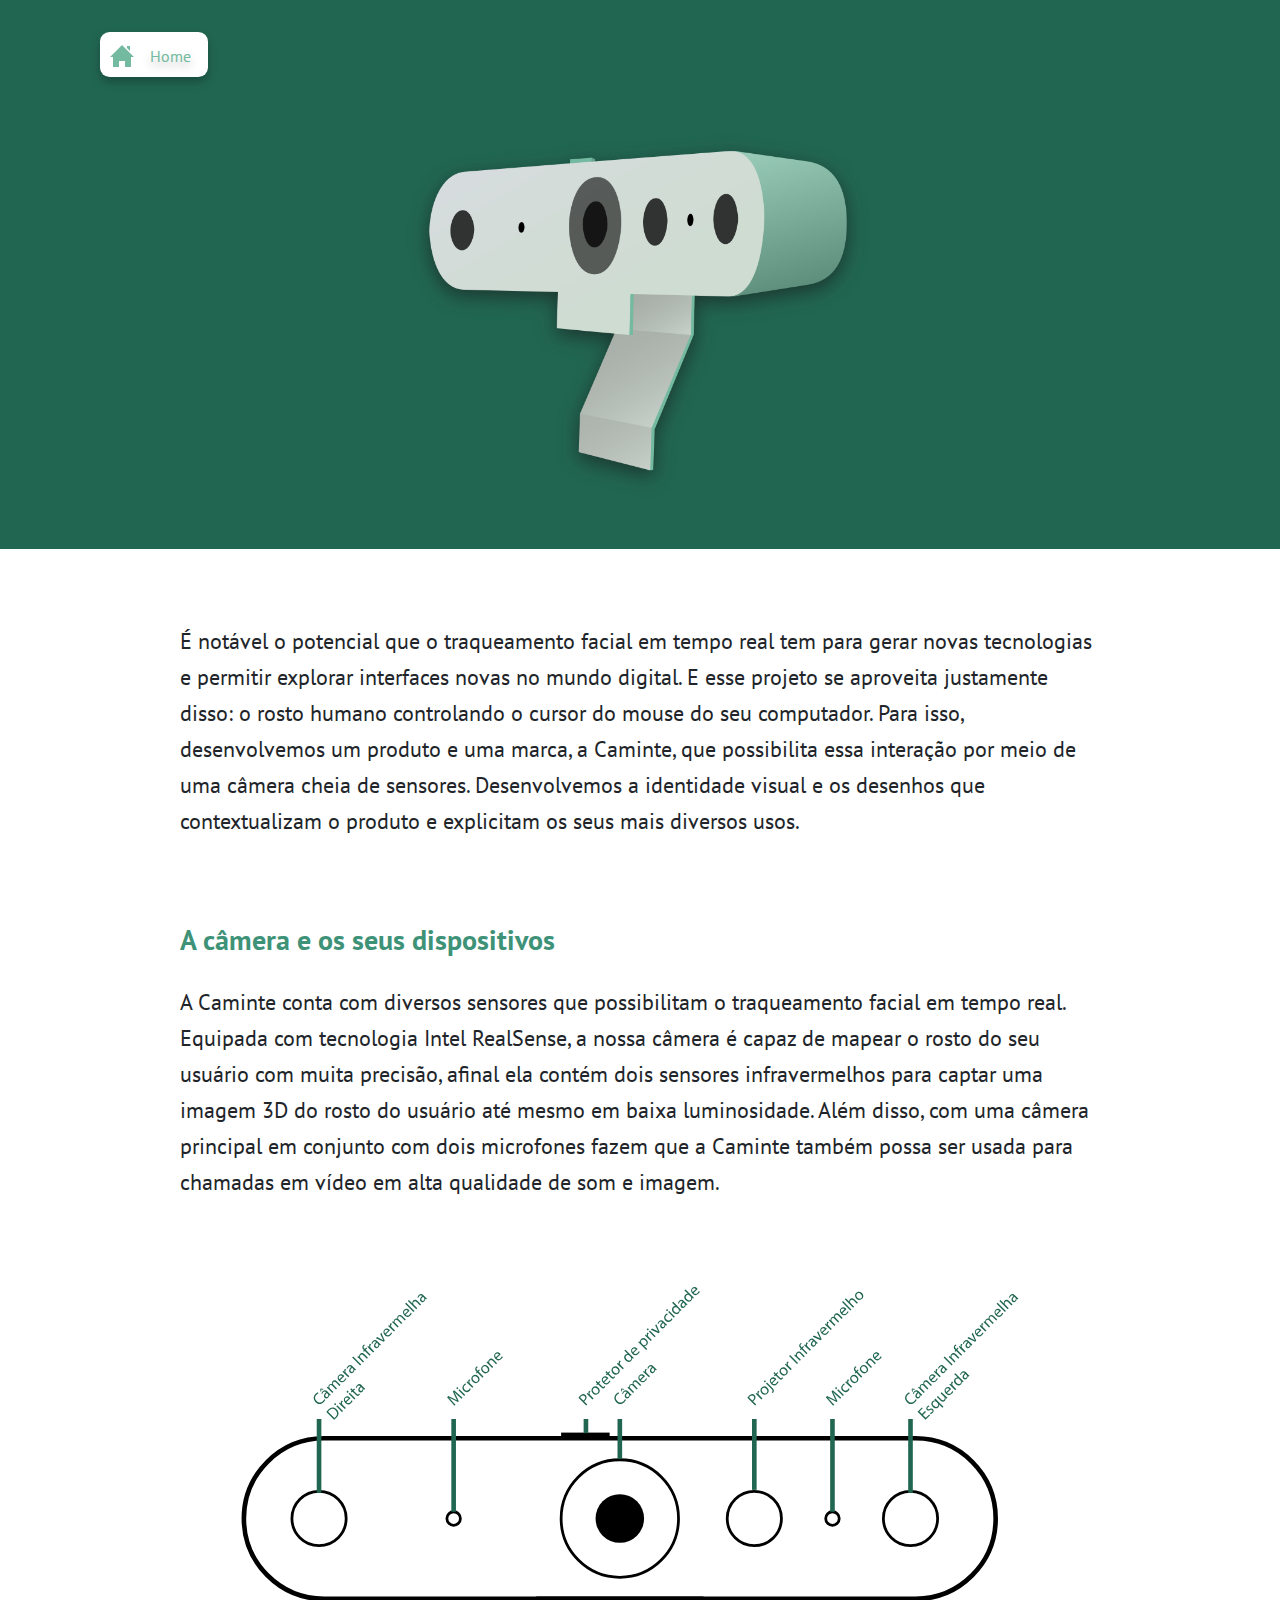
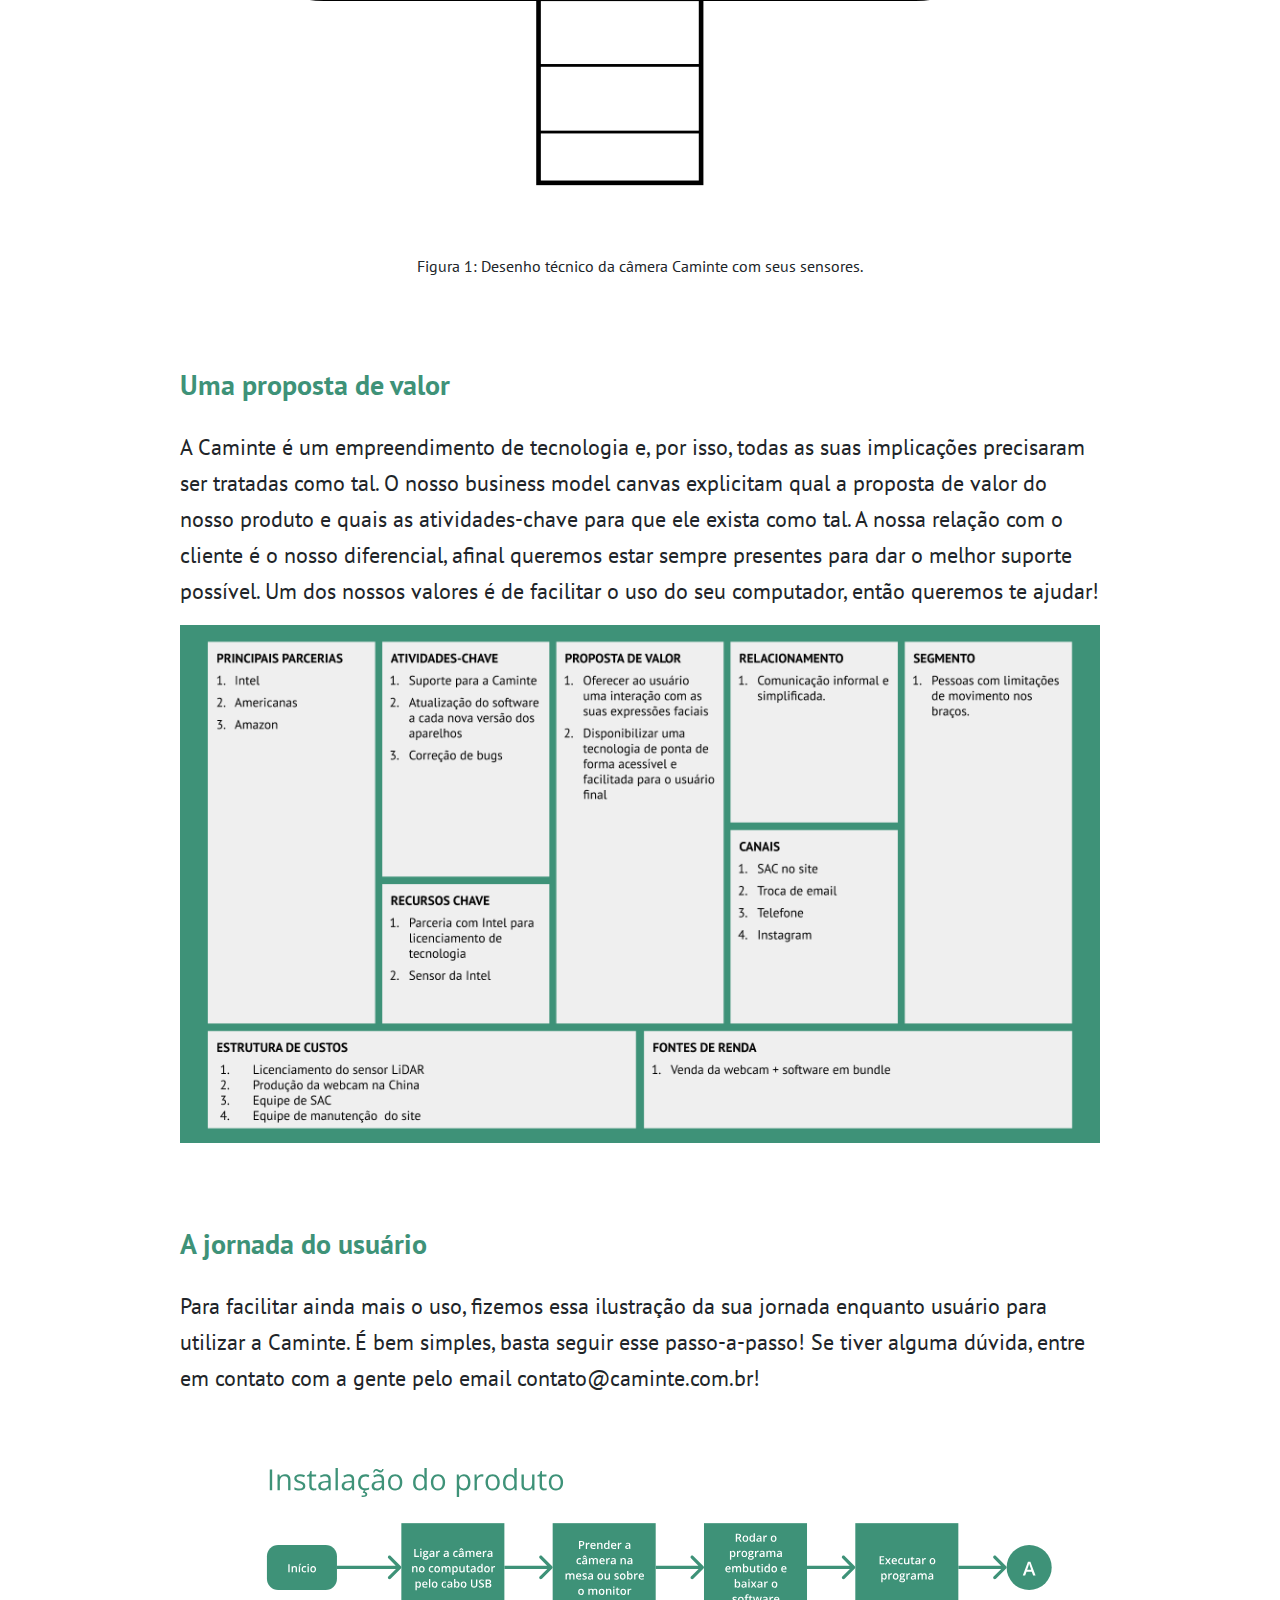
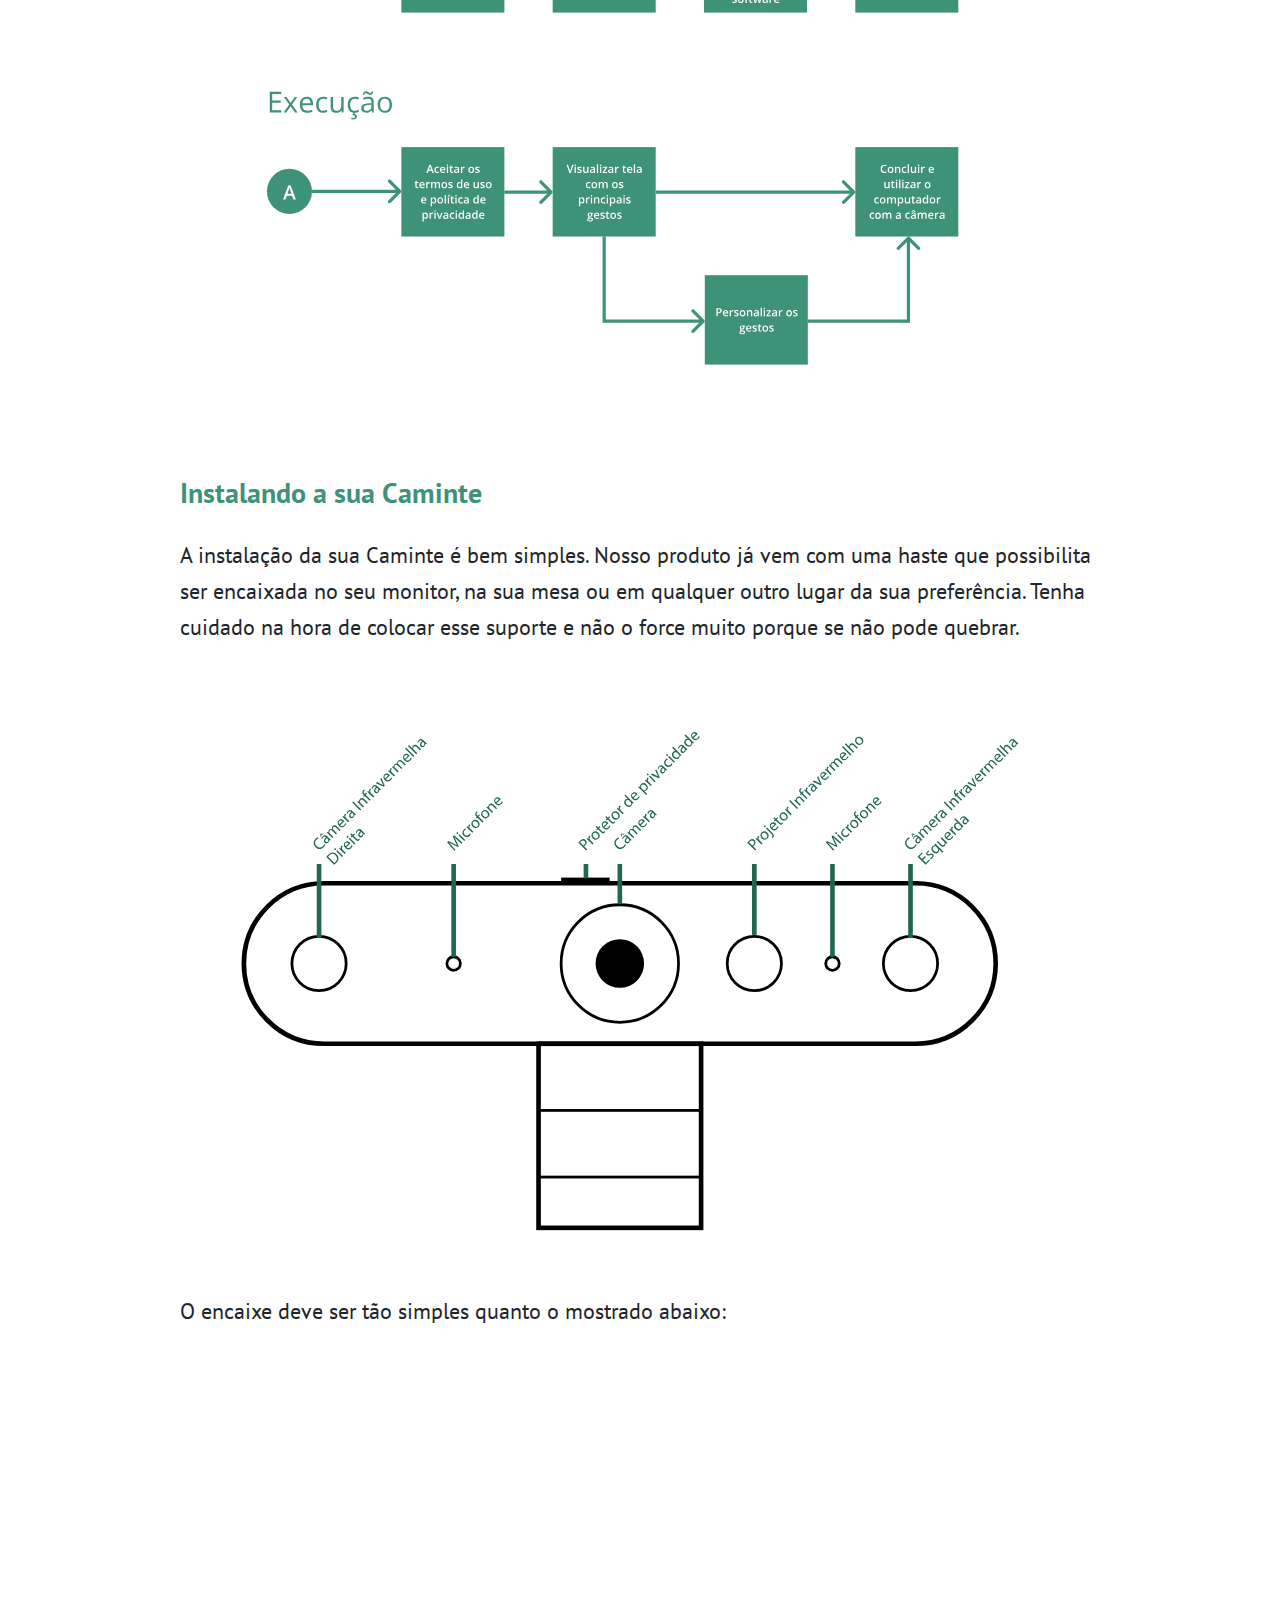
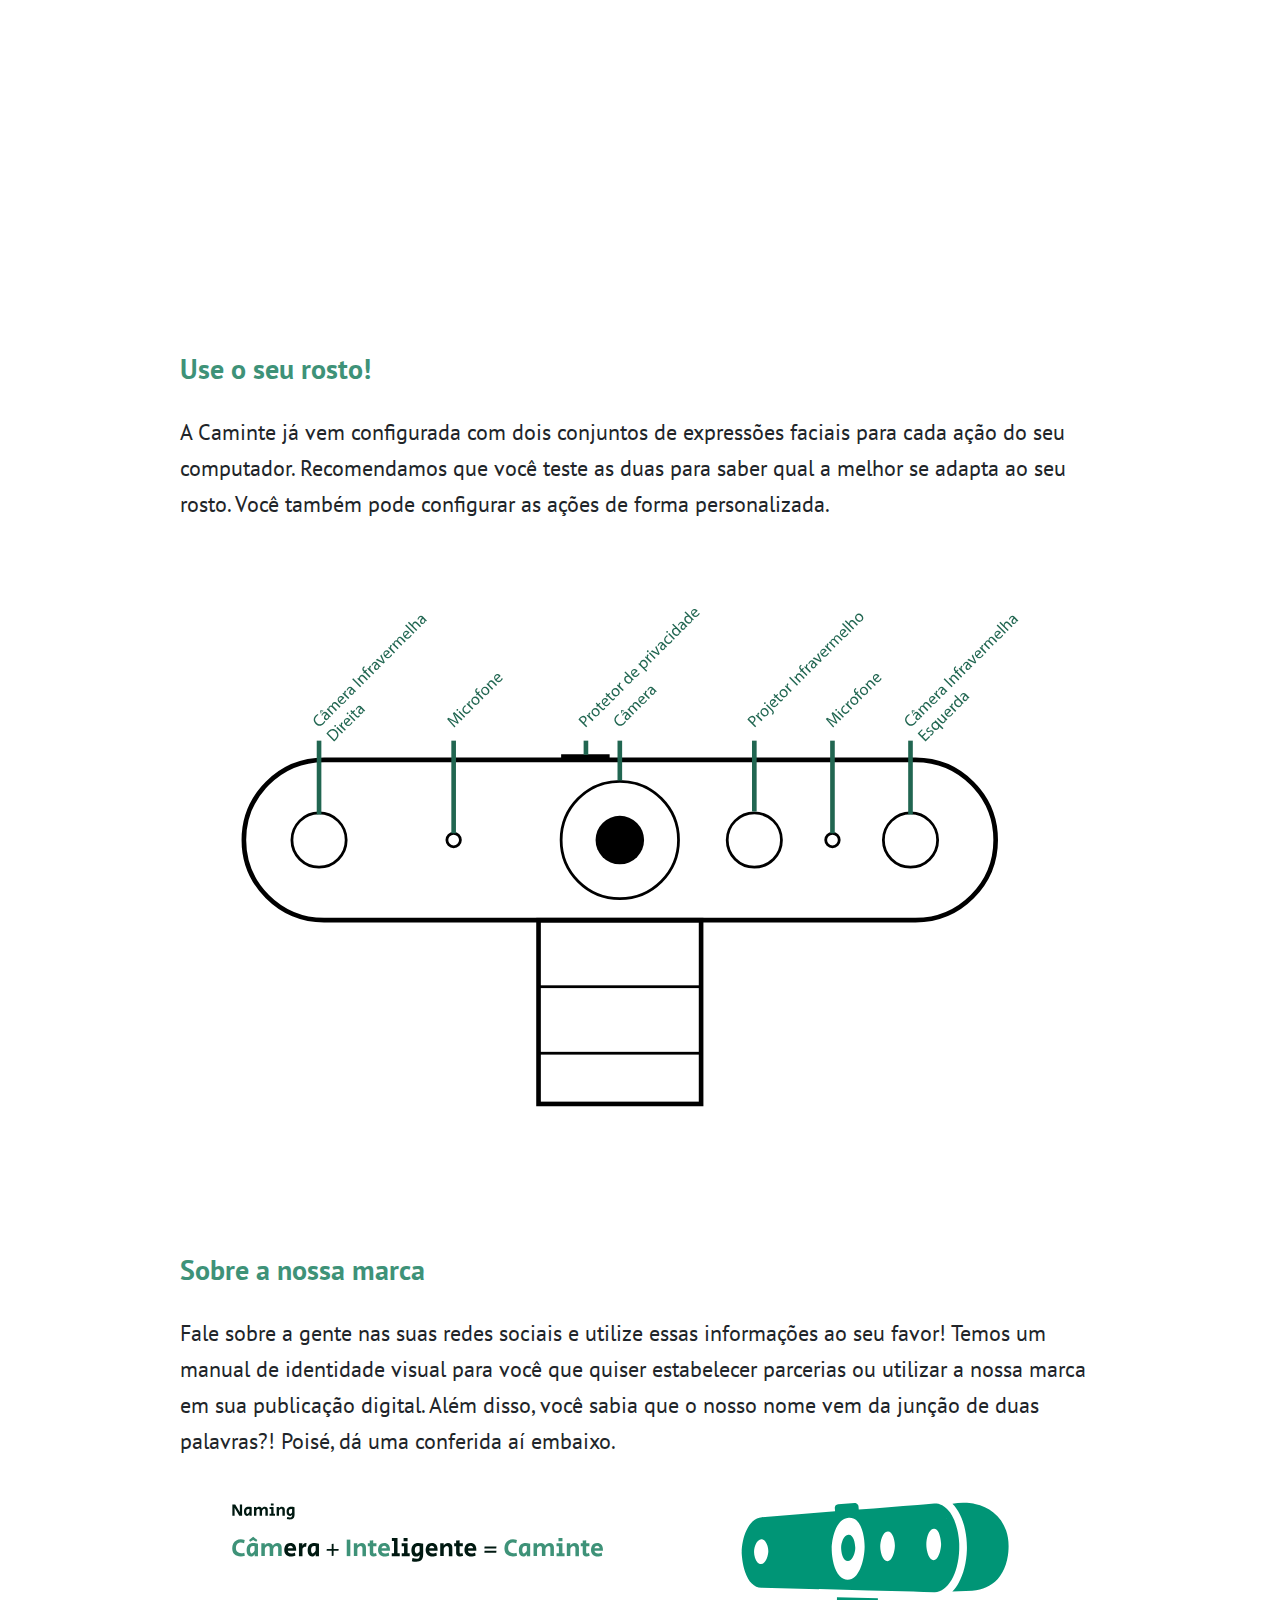
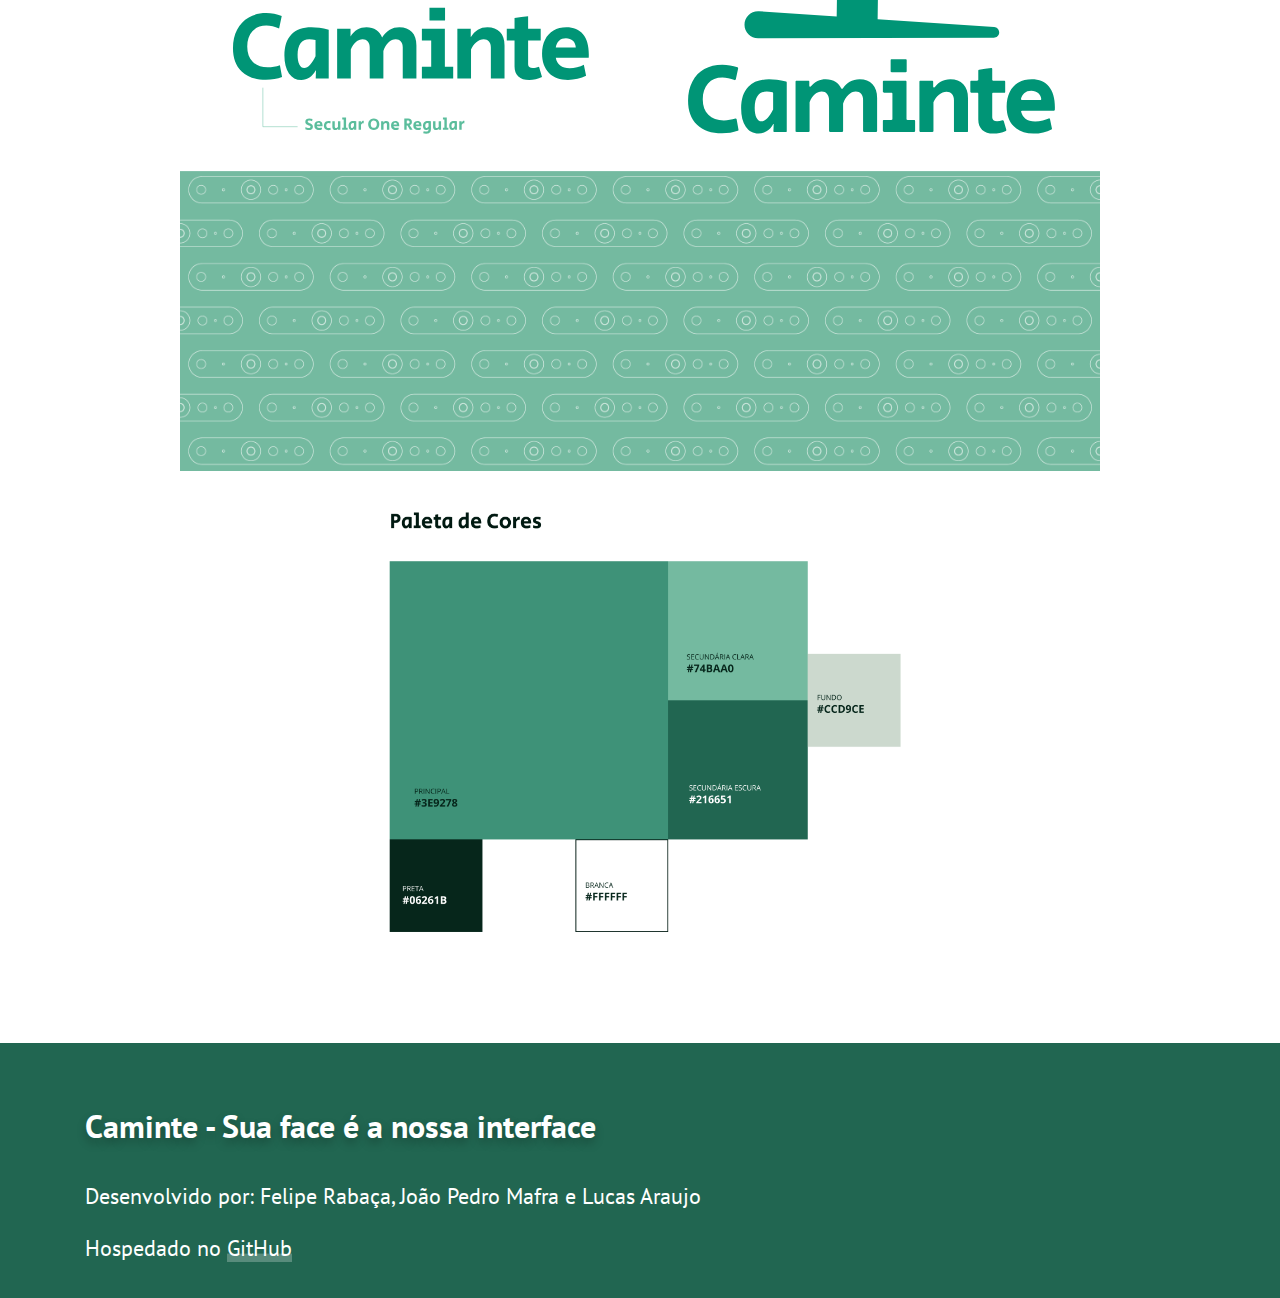
<file: posts/caminte.html>
<!doctype html>
<html lang="en">
    <head>
        <!-- Required meta tags -->
        <meta charset="utf-8">
        <meta name="viewport" content="width=device-width, initial-scale=1, shrink-to-fit=no">

        <!-- Bootstrap CSS -->
        <link rel="stylesheet" href="https://stackpath.bootstrapcdn.com/bootstrap/4.5.2/css/bootstrap.min.css" integrity="sha384-JcKb8q3iqJ61gNV9KGb8thSsNjpSL0n8PARn9HuZOnIxN0hoP+VmmDGMN5t9UJ0Z" crossorigin="anonymous">
        <link href="https://fonts.googleapis.com/css2?family=Montserrat:ital,wght@0,400;0,500;1,600&display=swap" rel="stylesheet">
        <link rel="preconnect" href="https://fonts.gstatic.com"><link href="https://fonts.googleapis.com/css2?family=PT+Sans:wght@400;700&display=swap" rel="stylesheet">
        <link rel="stylesheet" href="../css/index.css">
        <link rel="stylesheet" href="css/posts.css">
        <link rel="stylesheet" href="css/caminte.css">

        <title>Caminte - Sua face é a nossa interface</title>
    </head>

    <body>
        <main>
            <header class="bg-blue-color">
                
                <div class="padronagem">
                
                    <div class="container">

                        <section class="row first-line">
                            <div class="col-12">

                                <div class="social-links col-3">

                                <a href="../index.html" class="drop-shadow-grey"><li><svg xmlns="http://www.w3.org/2000/svg" width="24" height="24" viewBox="0 0 24 24"><path d="M21 13v10h-6v-6h-6v6h-6v-10h-3l12-12 12 12h-3zm-1-5.907v-5.093h-3v2.093l3 3z"/></svg><span class="d-none d-md-inline home-text">Home</span></li></a>

                                </div>

                            </div>                

                        </section>


                            <img class="img-fluid header-logo" src="img/Caminte-perspectiva-sombra.png">


                    </div> 
                
                </div>

            </header>
            
            
            <div class="container">
            
                <section class="row justify-content-center align-items-center posts">
                    
                                        
                    <div class="col-md-10">
                        
                        <br/>
                        
                        <p>É notável o potencial que o traqueamento facial em tempo real tem para gerar novas tecnologias e permitir explorar interfaces novas no mundo digital. E esse projeto se aproveita justamente disso: o rosto humano controlando o cursor do mouse do seu computador. Para isso, desenvolvemos um produto e uma marca, a Caminte, que possibilita essa interação por meio de uma câmera cheia de sensores. Desenvolvemos a identidade visual e os desenhos que contextualizam o produto e explicitam os seus mais diversos usos.</p>
                        
                        <h5 class="h5-texto">A câmera e os seus dispositivos</h5>
                        <p>A Caminte conta com diversos sensores que possibilitam o traqueamento facial em tempo real. Equipada com tecnologia Intel RealSense, a nossa câmera é capaz de mapear o rosto do seu usuário com muita precisão, afinal ela contém dois sensores infravermelhos para captar uma imagem 3D do rosto do usuário até mesmo em baixa luminosidade. Além disso, com uma câmera principal em conjunto com dois microfones fazem que a Caminte também possa ser usada para chamadas em vídeo em alta qualidade de som e imagem.</p>
 
                                                
                        <img class="img-margin img-fluid" src="img/caminte-tecnico-02.svg" alt="">
                        <p class="text-center legenda">Figura 1: Desenho técnico da câmera Caminte com seus sensores.</p>

                        
                        <h5 class="h5-texto">Uma proposta de valor</h5>
                        <p>A Caminte é um empreendimento de tecnologia e, por isso, todas as suas implicações precisaram ser tratadas como tal. O nosso business model canvas explicitam qual a proposta de valor do nosso produto e quais as atividades-chave para que ele exista como tal. A nossa relação com o cliente é o nosso diferencial, afinal queremos estar sempre presentes para dar o melhor suporte possível. Um dos nossos valores é de facilitar o uso do seu computador, então queremos te ajudar!</p>
                        
                        
                        <img class="img-margin img-fluid" src="img/caminte-bmc.png" alt="">
                                               
                        <h5 class="h5-texto">A jornada do usuário</h5>
                        <p>Para facilitar ainda mais o uso, fizemos essa ilustração da sua jornada enquanto usuário para utilizar a Caminte. É bem simples, basta seguir esse passo-a-passo! Se tiver alguma dúvida, entre em contato com a gente pelo email contato@caminte.com.br!</p>
                        
                        <img class="img-margin img-fluid" src="img/caminte-jornada.svg" alt="">
                        
                        <h5 class="h5-texto">Instalando a sua Caminte</h5>
                        <p>A instalação da sua Caminte é bem simples. Nosso produto já vem com uma haste que possibilita ser encaixada no seu monitor, na sua mesa ou em qualquer outro lugar da sua preferência. Tenha cuidado na hora de colocar esse suporte e não o force muito porque se não pode quebrar.</p>
                        
                        <img class="img-margin img-fluid" src="img/caminte-tecnico-02.svg" alt="">
                        
                        <p>O encaixe deve ser tão simples quanto o mostrado abaixo:</p>
                        
                        <div class="video_container">
                            
                            <video class="img-fluid" autoplay loop muted playsinline>
                                <source src="img/caminte-loop.mp4" type="video/mp4">
                                Your browser does not support the video tag.
                            </video>
                            
                        </div>
                        
                        <h5 class="h5-texto">Use o seu rosto!</h5>
                        <p>A Caminte já vem configurada com dois conjuntos de expressões faciais para cada ação do seu computador. Recomendamos que você teste as duas para saber qual a melhor se adapta ao seu rosto. Você também pode configurar as ações de forma personalizada.</p>
                        
                        <img class="img-margin img-fluid" src="img/caminte-tecnico-02.svg" alt="">
                        
                        <h5 class="h5-texto">Sobre a nossa marca</h5>
                        <p>Fale sobre a gente nas suas redes sociais e utilize essas informações ao seu favor! Temos um manual de identidade visual para você que quiser estabelecer parcerias ou utilizar a nossa marca em sua publicação digital. Além disso, você sabia que o nosso nome vem da junção de duas palavras?! Poisé, dá uma conferida aí embaixo.</p>
                        
                        <img class="img-margin img-fluid" src="img/caminte-naming-logo.svg" alt="">
                        
                        <img class="img-margin img-fluid" src="img/caminte-padronagem-clara-texto.png" alt="">
                        
                        
                        <row class="justify-content-center align-items-center">
                            <div class="col-md-8 img-centro">
                                <img class="img-margin img-fluid" src="img/caminte-paleta.png" alt="">
                            </div>
                            
                        </row>
                        
                        
                    </div>
                    

                </section>
                
            </div>
            
            
            <footer class="bg-blue-color">
                
                <div class="padronagem-footer">
                
                    <div class="container fundo-verde">

                        <h2 class="drop-shadow-grey">Caminte - Sua face é a nossa interface</h2>
                            
                        <p>Desenvolvido por: Felipe Rabaça, João Pedro Mafra e Lucas Araujo</p>

                        <p class="resume">Hospedado no <a href="https://github.com/Feliperpvieira/dsg1411">GitHub</a></p>

                    </div>
                    
                </div>

            </footer>




            <!-- Optional JavaScript -->
            <!-- jQuery first, then Popper.js, then Bootstrap JS -->
            <script src="https://code.jquery.com/jquery-3.5.1.slim.min.js" integrity="sha384-DfXdz2htPH0lsSSs5nCTpuj/zy4C+OGpamoFVy38MVBnE+IbbVYUew+OrCXaRkfj" crossorigin="anonymous"></script>
            <script src="https://cdn.jsdelivr.net/npm/popper.js@1.16.1/dist/umd/popper.min.js" integrity="sha384-9/reFTGAW83EW2RDu2S0VKaIzap3H66lZH81PoYlFhbGU+6BZp6G7niu735Sk7lN" crossorigin="anonymous"></script>
            <script src="https://stackpath.bootstrapcdn.com/bootstrap/4.5.2/js/bootstrap.min.js" integrity="sha384-B4gt1jrGC7Jh4AgTPSdUtOBvfO8shuf57BaghqFfPlYxofvL8/KUEfYiJOMMV+rV" crossorigin="anonymous"></script>
        </main>
    </body>
</html>
</file>
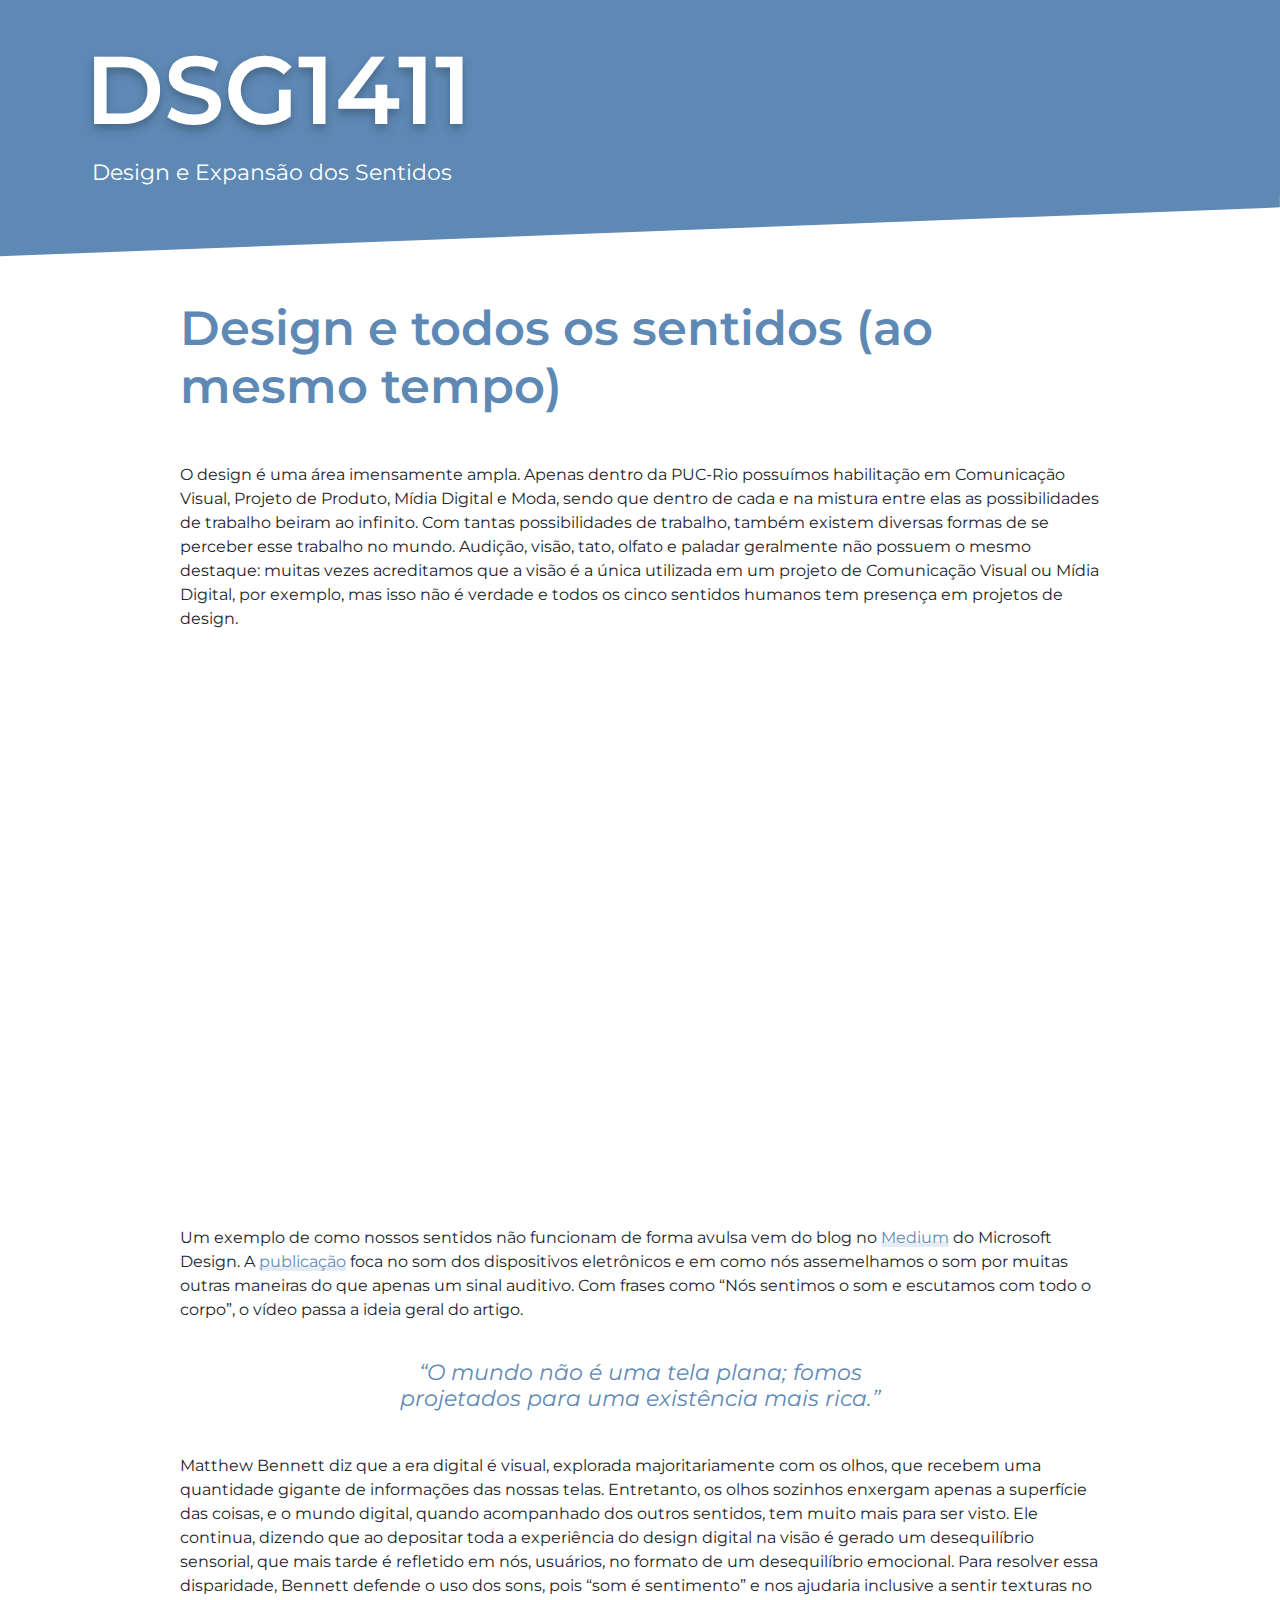
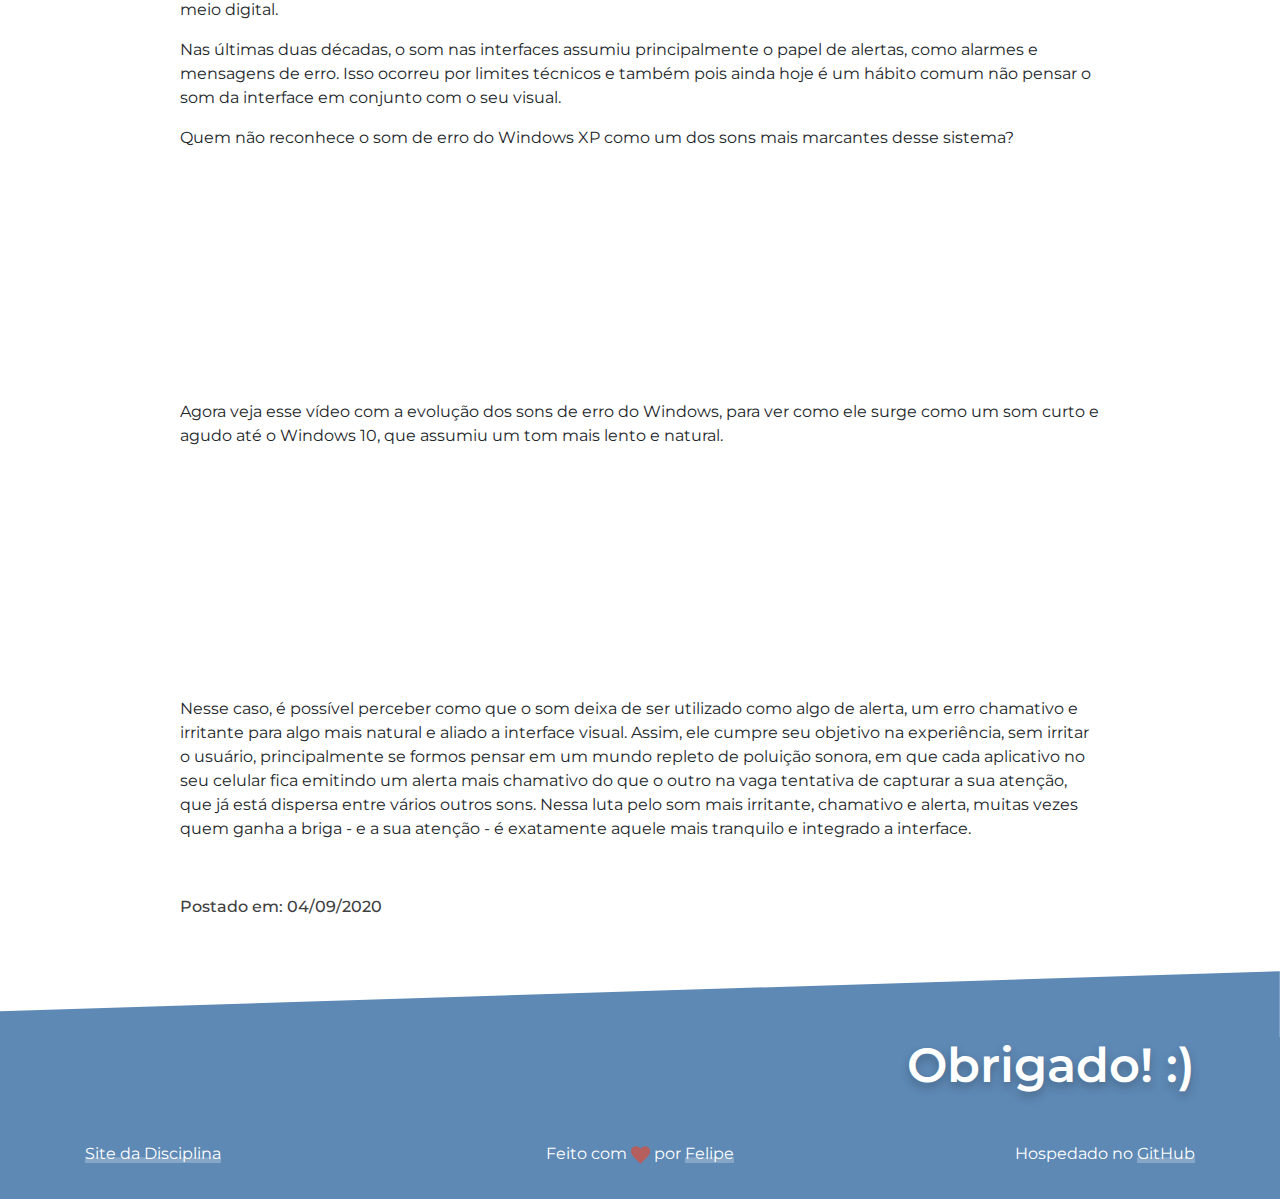
<file: posts/design-5-sentidos.html>
<!doctype html>
<html lang="en">
    <head>
        <!-- Required meta tags -->
        <meta charset="utf-8">
        <meta name="viewport" content="width=device-width, initial-scale=1, shrink-to-fit=no">

        <!-- Bootstrap CSS -->
        <link rel="stylesheet" href="https://stackpath.bootstrapcdn.com/bootstrap/4.5.2/css/bootstrap.min.css" integrity="sha384-JcKb8q3iqJ61gNV9KGb8thSsNjpSL0n8PARn9HuZOnIxN0hoP+VmmDGMN5t9UJ0Z" crossorigin="anonymous">
        <link href="https://fonts.googleapis.com/css2?family=Montserrat:ital,wght@0,400;0,500;1,600&display=swap" rel="stylesheet">
        <link rel="stylesheet" href="../css/index.css">
        <link rel="stylesheet" href="css/posts.css">

        <title>Design e todos os sentidos (ao mesmo tempo) - DSG1411</title>
    </head>

    <body>
        <main>
            <header class="bg-blue-color">
                
                <div class="container">
                    
                    <section class="row first-line">
                        <div class="col-12">
                        
                            <a href="../index.html">
                                <h1 class="drop-shadow-grey">DSG1411</h1>
                            </a>
                            
                        </div>                
                        
                    </section>
                    
                    <section class="row">
                        <div class="col-9 col-sm-7 col-lg-6 col-xl-5">
                            <h5 class="resume">Design e Expansão dos Sentidos</h5>
                        </div>
                    </section>
                    
                </div>                

            </header>
            
            <svg class="top-divider" xmlns="http://www.w3.org/2000/svg" viewBox="0 0 1440 120">
              <path fill="#5e89b5" fill-opacity="1" d="M0,70L1440,15L1440,0L0,0Z"></path>
            </svg>
            
            <div class="container">
            
                <section class="row justify-content-center align-items-center posts">
                    
                    <div class="col-md-10">
                    
                        <h2 class="title">Design e todos os sentidos (ao mesmo tempo)</h2>
                    
                    </div>
                    
                    
                    <div class="col-md-10">
                        

                        <p>O design é uma área imensamente ampla. Apenas dentro da PUC-Rio possuímos habilitação em Comunicação Visual, Projeto de Produto, Mídia Digital e Moda, sendo que dentro de cada e na mistura entre elas as possibilidades de trabalho beiram ao infinito. Com tantas possibilidades de trabalho, também existem diversas formas de se perceber esse trabalho no mundo. Audição, visão, tato, olfato e paladar geralmente não possuem o mesmo destaque: muitas vezes acreditamos que a visão é a única utilizada em um projeto de Comunicação Visual ou Mídia Digital, por exemplo, mas isso não é verdade e todos os cinco sentidos humanos tem presença em projetos de design.</p>

                        <div class="video" style="padding:56.25% 0 0 0;position:relative;"><iframe src="https://player.vimeo.com/video/322357744" style="position:absolute;top:0;left:0;width:100%;height:100%;" frameborder="0" allow="autoplay; fullscreen" allowfullscreen></iframe></div><script src="https://player.vimeo.com/api/player.js"></script>

                        <p class="resume">Um exemplo de como nossos sentidos não funcionam de forma avulsa vem do blog no <a class="blue-link" href="https://medium.com/microsoft-design">Medium</a>  do Microsoft Design. A <a class="blue-link" href="https://medium.com/microsoft-design/beyond-vision-sound-design-as-sensory-design-3259a8ca59ea">publicação</a> foca no som dos dispositivos eletrônicos e em como nós assemelhamos o som por muitas outras maneiras do que apenas um sinal auditivo. Com frases como “Nós sentimos o som e escutamos com todo o corpo”, o vídeo passa a ideia geral do artigo.</p>
                        
                    </div>
                    
                    <div class="col-md-6">
                        
                        <h5 class="txt-center quote">“O mundo não é uma tela plana; fomos projetados para uma existência mais rica.”</h5>
                        
                    </div>
                    
                    <div class="col-md-10">

                        <p>Matthew Bennett diz que a era digital é visual, explorada majoritariamente com os olhos, que recebem uma quantidade gigante de informações das nossas telas. Entretanto, os olhos sozinhos enxergam apenas a superfície das coisas, e o mundo digital, quando acompanhado dos outros sentidos, tem muito mais para ser visto. Ele continua, dizendo que ao depositar toda a experiência do design digital na visão é gerado um desequilíbrio sensorial, que mais tarde é refletido em nós, usuários, no formato de um desequilíbrio emocional. Para resolver essa disparidade, Bennett defende o uso dos sons, pois “som é sentimento” e nos ajudaria inclusive a sentir texturas no meio digital.</p>
                        
                        <p>Nas últimas duas décadas, o som nas interfaces assumiu principalmente o papel de alertas, como alarmes e mensagens de erro. Isso ocorreu por limites técnicos e também pois ainda hoje é um hábito comum não pensar o som da interface em conjunto com o seu visual.</p>
                        
                        <p>Quem não reconhece o som de erro do Windows XP como um dos sons mais marcantes desse sistema?</p>
                        
                        <iframe class="video" width="100%" height="100%" src="https://www.youtube-nocookie.com/embed/OAQ7l33UF3E?start=12" frameborder="0" allow="accelerometer; autoplay; encrypted-media; gyroscope; picture-in-picture" allowfullscreen></iframe>
                        
                        <p>Agora veja esse vídeo com a evolução dos sons de erro do Windows, para ver como ele surge como um som curto e agudo até o Windows 10, que assumiu um tom mais lento e natural.</p>
                        
                        <iframe class="video" width="100%" height="100%" src="https://www.youtube-nocookie.com/embed/s-IOYdXferc?start=12" frameborder="0" allow="accelerometer; autoplay; encrypted-media; gyroscope; picture-in-picture" allowfullscreen></iframe>
                        
                        <p>Nesse caso, é possível perceber como que o som deixa de ser utilizado como algo de alerta, um erro chamativo e irritante para algo mais natural e aliado a interface visual. Assim, ele cumpre seu objetivo na experiência, sem irritar o usuário, principalmente se formos pensar em um mundo repleto de poluição sonora, em que cada aplicativo no seu celular fica emitindo um alerta mais chamativo do que o outro na vaga tentativa de capturar a sua atenção, que já está dispersa entre vários outros sons. Nessa luta pelo som mais irritante, chamativo e alerta, muitas vezes quem ganha a briga - e a sua atenção - é exatamente aquele mais tranquilo e integrado a interface.</p>
                        
                        <h6 class="date">Postado em: 04/09/2020</h6>                        
                        
                    </div>
                    

                </section>
                
            </div>
            
            <svg class="bottom-divider" xmlns="http://www.w3.org/2000/svg" viewBox="0 0 1440 100">
                <path fill="#5e89b5" fill-opacity="1" d="M0,70L1440,25L1440,320L0,320Z"></path>
            </svg>
            
            <footer class="bg-blue-color">
                
                <div class="container">
            
                    <h2 class="txt-right drop-shadow-grey">Obrigado! :)</h2>

                    <section class="row">

                        <div class="col-5 col-md-4 order-1 order-md-1 resume">
                            <a href="http://bonelli.usuarios.rdc.puc-rio.br/dsg1411/index.html">Site da Disciplina</a>
                        </div>

                        <div class="col-md-4 txt-center order-3 order-md-2">
                            <p class="resume">Feito com <svg class="heart" xmlns="http://www.w3.org/2000/svg" width="24" height="24" viewBox="0 0 24 24"><path d="M12 4.248c-3.148-5.402-12-3.825-12 2.944 0 4.661 5.571 9.427 12 15.808 6.43-6.381 12-11.147 12-15.808 0-6.792-8.875-8.306-12-2.944z"/></svg> por <a href="https://www.behance.net/feliperpv">Felipe</a></p>
                        </div>

                        <div class="col-7 col-md-4 txt-right order-2 order-md-3">
                            <p class="resume">Hospedado no <a href="https://github.com/Feliperpvieira/dsg1411">GitHub</a></p>
                        </div>

                    </section>
                    
                </div>

            </footer>




            <!-- Optional JavaScript -->
            <!-- jQuery first, then Popper.js, then Bootstrap JS -->
            <script src="https://code.jquery.com/jquery-3.5.1.slim.min.js" integrity="sha384-DfXdz2htPH0lsSSs5nCTpuj/zy4C+OGpamoFVy38MVBnE+IbbVYUew+OrCXaRkfj" crossorigin="anonymous"></script>
            <script src="https://cdn.jsdelivr.net/npm/popper.js@1.16.1/dist/umd/popper.min.js" integrity="sha384-9/reFTGAW83EW2RDu2S0VKaIzap3H66lZH81PoYlFhbGU+6BZp6G7niu735Sk7lN" crossorigin="anonymous"></script>
            <script src="https://stackpath.bootstrapcdn.com/bootstrap/4.5.2/js/bootstrap.min.js" integrity="sha384-B4gt1jrGC7Jh4AgTPSdUtOBvfO8shuf57BaghqFfPlYxofvL8/KUEfYiJOMMV+rV" crossorigin="anonymous"></script>
        </main>
    </body>
</html>
</file>
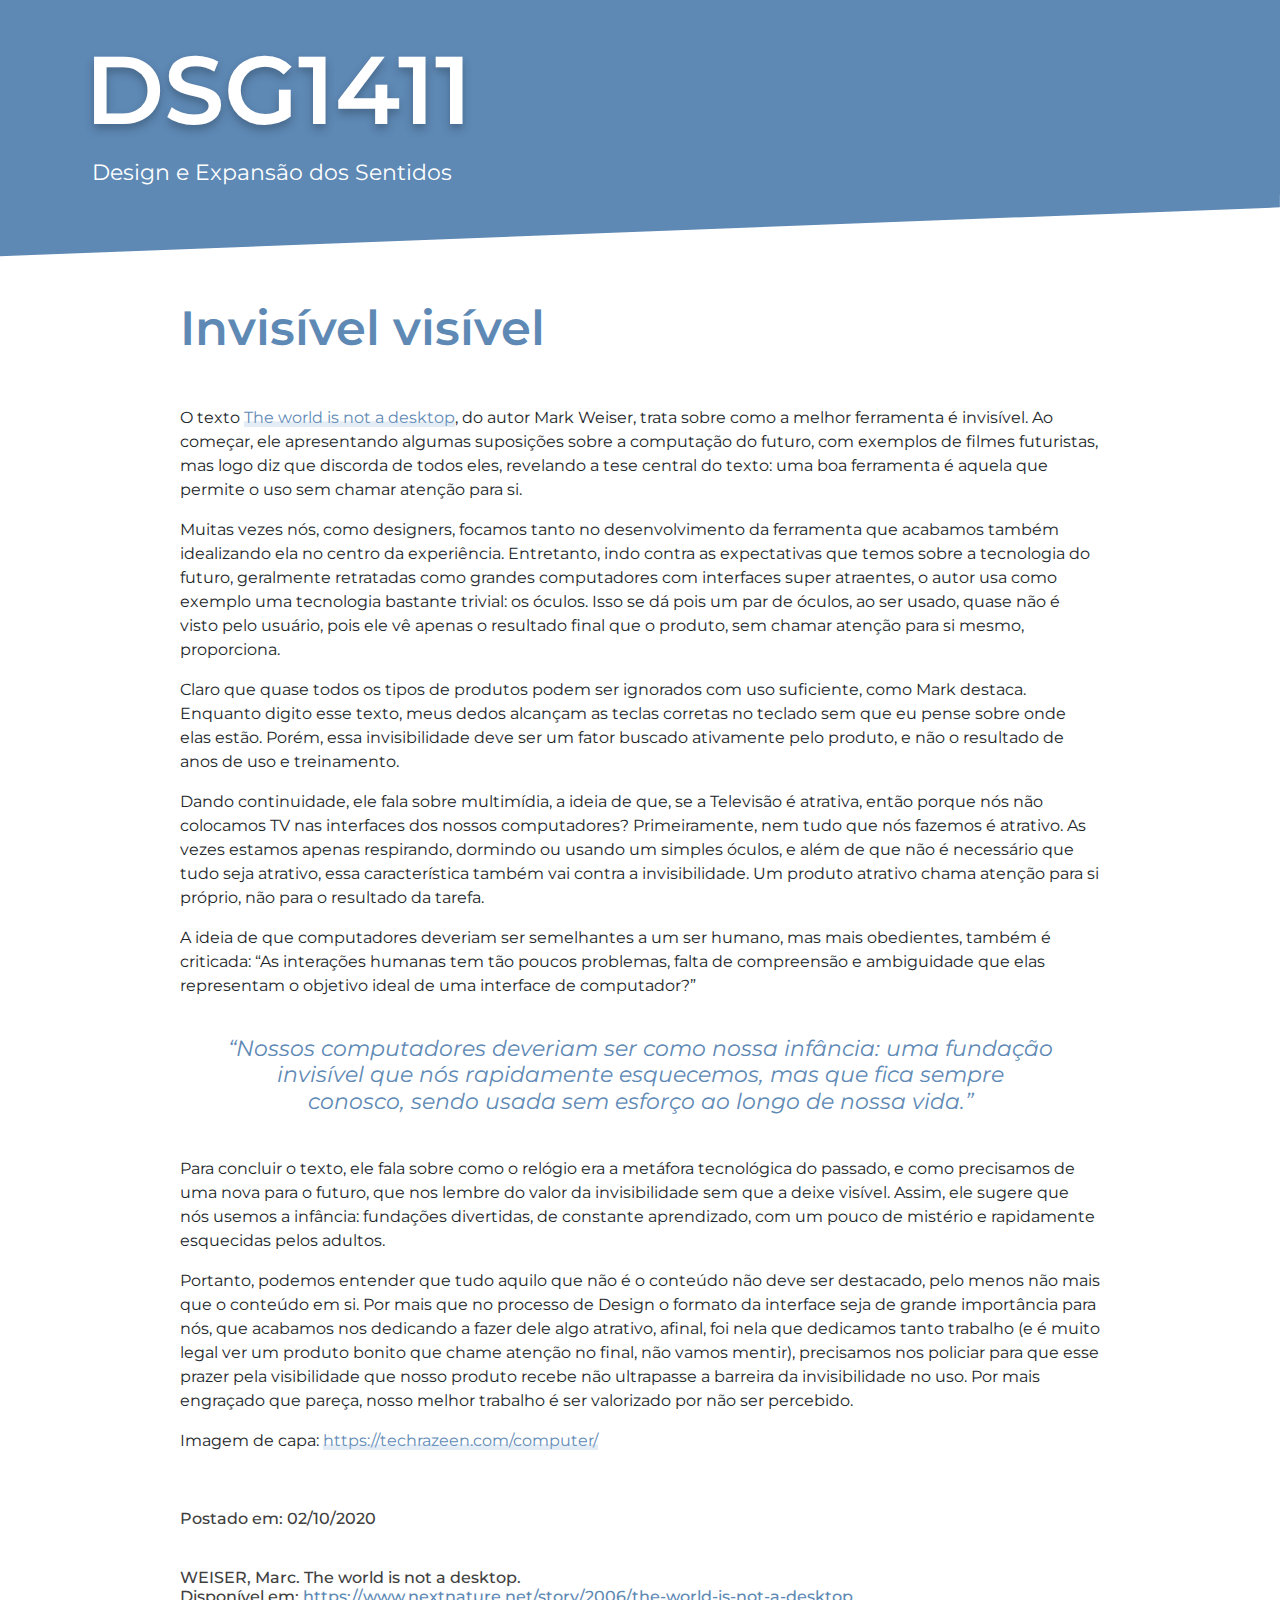
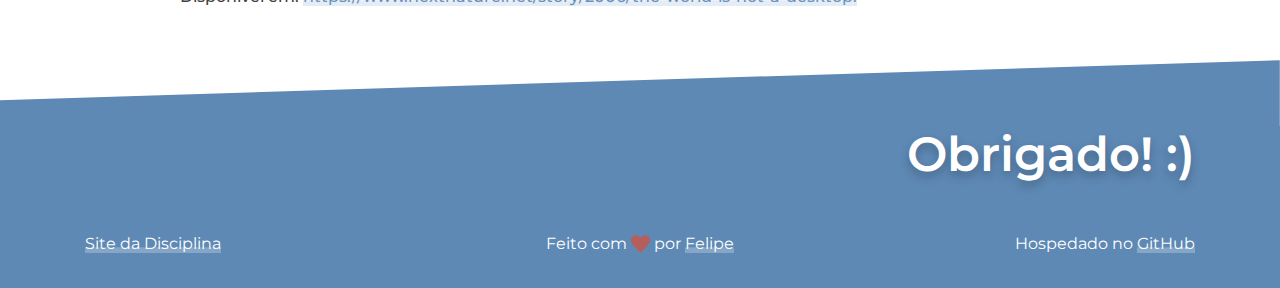
<file: posts/invisivel-visivel.html>
<!doctype html>
<html lang="en">
    <head>
        <!-- Required meta tags -->
        <meta charset="utf-8">
        <meta name="viewport" content="width=device-width, initial-scale=1, shrink-to-fit=no">

        <!-- Bootstrap CSS -->
        <link rel="stylesheet" href="https://stackpath.bootstrapcdn.com/bootstrap/4.5.2/css/bootstrap.min.css" integrity="sha384-JcKb8q3iqJ61gNV9KGb8thSsNjpSL0n8PARn9HuZOnIxN0hoP+VmmDGMN5t9UJ0Z" crossorigin="anonymous">
        <link href="https://fonts.googleapis.com/css2?family=Montserrat:ital,wght@0,400;0,500;1,600&display=swap" rel="stylesheet">
        <link rel="stylesheet" href="../css/index.css">
        <link rel="stylesheet" href="css/posts.css">

        <title>Invisível visível - DSG1411</title>
    </head>

    <body>
        <main>
            <header class="bg-blue-color">
                
                <div class="container">
                    
                    <section class="row first-line">
                        <div class="col-12">
                        
                            <a href="../index.html">
                                <h1 class="drop-shadow-grey">DSG1411</h1>
                            </a>
                            
                        </div>                
                        
                    </section>
                    
                    <section class="row">
                        <div class="col-9 col-sm-7 col-lg-6 col-xl-5">
                            <h5 class="resume">Design e Expansão dos Sentidos</h5>
                        </div>
                    </section>
                    
                </div>                

            </header>
            
            <svg class="top-divider" xmlns="http://www.w3.org/2000/svg" viewBox="0 0 1440 120">
              <path fill="#5e89b5" fill-opacity="1" d="M0,70L1440,15L1440,0L0,0Z"></path>
            </svg>
            
            <div class="container">
            
                <section class="row justify-content-center align-items-center posts">
                    
                    <div class="col-md-10">
                    
                        <h2 class="title">Invisível visível</h2>
                    
                    </div>
                    
                    
                    <div class="col-md-10">
                        

                        <p class="resume">O texto <a class="blue-link" href="https://www.nextnature.net/story/2006/the-world-is-not-a-desktop">The world is not a desktop</a>, do autor Mark Weiser, trata sobre como a melhor ferramenta é invisível. Ao começar, ele apresentando algumas suposições sobre a computação do futuro, com exemplos de filmes futuristas, mas logo diz que discorda de todos eles, revelando a tese central do texto: uma boa ferramenta é aquela que permite o uso sem chamar atenção para si.</p>
                        
                        <p>Muitas vezes nós, como designers, focamos tanto no desenvolvimento da ferramenta que acabamos também idealizando ela no centro da experiência. Entretanto, indo contra as expectativas que temos sobre a tecnologia do futuro, geralmente retratadas como grandes computadores com interfaces super atraentes, o autor usa como exemplo uma tecnologia bastante trivial: os óculos. Isso se dá pois um par de óculos, ao ser usado, quase não é visto pelo usuário, pois ele vê apenas o resultado final que o produto, sem chamar atenção para si mesmo, proporciona.</p>
                        
                        <p>Claro que quase todos os tipos de produtos podem ser ignorados com uso suficiente, como Mark destaca. Enquanto digito esse texto, meus dedos alcançam as teclas corretas no teclado sem que eu pense sobre onde elas estão. Porém, essa invisibilidade deve ser um fator buscado ativamente pelo produto, e não o resultado de anos de uso e treinamento.</p>

                        <p>Dando continuidade, ele fala sobre multimídia, a ideia de que, se a Televisão é atrativa, então porque nós não colocamos TV nas interfaces dos nossos computadores? Primeiramente, nem tudo que nós fazemos é atrativo. As vezes estamos apenas respirando, dormindo ou usando um simples óculos, e além de que não é necessário que tudo seja atrativo, essa característica também vai contra a invisibilidade. Um produto atrativo chama atenção para si próprio, não para o resultado da tarefa.</p>
                        
                        <p>A ideia de que computadores deveriam ser semelhantes a um ser humano, mas mais obedientes, também é criticada: “As interações humanas tem tão poucos problemas, falta de compreensão e ambiguidade que elas representam o objetivo ideal de uma interface de computador?”</p>
                        
                    </div>
                    
                    <div class="col-md-9">
                        
                        <h5 class="txt-center quote">“Nossos computadores deveriam ser como nossa infância: uma fundação invisível que nós rapidamente esquecemos, mas que fica sempre conosco, sendo usada sem esforço ao longo de nossa vida.”</h5>
                        
                    </div>
                    
                    <div class="col-md-10">

                        <p>Para concluir o texto, ele fala sobre como o relógio era a metáfora tecnológica do passado, e como precisamos de uma nova para o futuro, que nos lembre do valor da invisibilidade sem que a deixe visível. Assim, ele sugere que nós usemos a infância: fundações divertidas, de constante aprendizado, com um pouco de mistério e rapidamente esquecidas pelos adultos.</p>
                        
                        <p>Portanto, podemos entender que tudo aquilo que não é o conteúdo não deve ser destacado, pelo menos não mais que o conteúdo em si. Por mais que no processo de Design o formato da interface seja de grande importância para nós, que acabamos nos dedicando a fazer dele algo atrativo, afinal, foi nela que dedicamos tanto trabalho (e é muito legal ver um produto bonito que chame atenção no final, não vamos mentir), precisamos nos policiar para que esse prazer pela visibilidade que nosso produto recebe não ultrapasse a barreira da invisibilidade no uso. Por mais engraçado que pareça, nosso melhor trabalho é ser valorizado por não ser percebido.</p>
                        
                        <p class="resume">Imagem de capa: <a class="blue-link" href="https://techrazeen.com/computer/">https://techrazeen.com/computer/</a></p>
                        
                        <h6 class="date">Postado em: 02/10/2020</h6> 
                        <h6 class="date resume">WEISER, Marc. The world is not a desktop.<br/> Disponível em: <a class="blue-link" href="https://www.nextnature.net/story/2006/the-world-is-not-a-desktop">https://www.nextnature.net/story/2006/the-world-is-not-a-desktop.</a></h6>
                        
                    </div>
                    

                </section>
                
            </div>
            
            <svg class="bottom-divider" xmlns="http://www.w3.org/2000/svg" viewBox="0 0 1440 100">
                <path fill="#5e89b5" fill-opacity="1" d="M0,70L1440,25L1440,320L0,320Z"></path>
            </svg>
            
            <footer class="bg-blue-color">
                
                <div class="container">
            
                    <h2 class="txt-right drop-shadow-grey">Obrigado! :)</h2>

                    <section class="row">

                        <div class="col-5 col-md-4 order-1 order-md-1 resume">
                            <a href="http://bonelli.usuarios.rdc.puc-rio.br/dsg1411/index.html">Site da Disciplina</a>
                        </div>

                        <div class="col-md-4 txt-center order-3 order-md-2">
                            <p class="resume">Feito com <svg class="heart" xmlns="http://www.w3.org/2000/svg" width="24" height="24" viewBox="0 0 24 24"><path d="M12 4.248c-3.148-5.402-12-3.825-12 2.944 0 4.661 5.571 9.427 12 15.808 6.43-6.381 12-11.147 12-15.808 0-6.792-8.875-8.306-12-2.944z"/></svg> por <a href="https://www.behance.net/feliperpv">Felipe</a></p>
                        </div>

                        <div class="col-7 col-md-4 txt-right order-2 order-md-3">
                            <p class="resume">Hospedado no <a href="https://github.com/Feliperpvieira/dsg1411">GitHub</a></p>
                        </div>

                    </section>
                    
                </div>

            </footer>




            <!-- Optional JavaScript -->
            <!-- jQuery first, then Popper.js, then Bootstrap JS -->
            <script src="https://code.jquery.com/jquery-3.5.1.slim.min.js" integrity="sha384-DfXdz2htPH0lsSSs5nCTpuj/zy4C+OGpamoFVy38MVBnE+IbbVYUew+OrCXaRkfj" crossorigin="anonymous"></script>
            <script src="https://cdn.jsdelivr.net/npm/popper.js@1.16.1/dist/umd/popper.min.js" integrity="sha384-9/reFTGAW83EW2RDu2S0VKaIzap3H66lZH81PoYlFhbGU+6BZp6G7niu735Sk7lN" crossorigin="anonymous"></script>
            <script src="https://stackpath.bootstrapcdn.com/bootstrap/4.5.2/js/bootstrap.min.js" integrity="sha384-B4gt1jrGC7Jh4AgTPSdUtOBvfO8shuf57BaghqFfPlYxofvL8/KUEfYiJOMMV+rV" crossorigin="anonymous"></script>
        </main>
    </body>
</html>
</file>
<file: css/index.css>
main{
    font-family: 'Montserrat', sans-serif;
}

/*---------------- Header -----------------*/
.bg-blue-color{
    background-color: #5E89B5;
}

h1{
    font-family: 'Montserrat', sans-serif;
    font-weight: 600;
    font-style: normal;
    font-size: 6em;
    color: white;
}

h5{
    color: white;
    font-size: 1.38em;
    font-weight: 400;
    padding-left: 0.3em;
    margin-top: -0.5em;
}

.first-line{    /*--- H1 and social links spacing -----*/
    padding-top: 2em;
    padding-bottom: 1em;
}

/*--- \/\/ Mouse hover on "Felipe Rabaça" -----*/
.resume {
    position: relative;
  }

.resume a {
    color: white;
    z-index: 1;
    position: relative;
    
    text-decoration: none;
}
  
.resume a::after {
    content: "";
    position: absolute;
    left: -0.1px;
    right: -0.1px;
    bottom: 0;
    height: 100%;
    transform: scaleY(.3);
    transition: transform .1s ease-in-out;
    transform-origin: bottom;
    background-color: hsl(224, 0%, 100%, 0.25);
}

.resume .blue-link{   /*--- Change "e-mail" color on chat -----*/
    color: #5E89B5;;
}

.resume .blue-link::after{
    background-color: hsl(210, 48%, 71%, 0.25); /*--- Change mouse over color on "e-mail" -----*/
}
  
.resume a:hover::after {
    transform: scaleY(1);
}
/* End */  

.drop-shadow-grey{              /*--- Generic grey shadow for text -----*/
    text-shadow: 0px 5px 10px rgba(0, 0, 0, 0.25);
}

.drop-shadow-blue{              /*--- Same shadow but blue -----*/
    text-shadow: 0px 5px 10px rgba(94, 137, 181, 0.25);
}



@media (max-width: 768px){
    h1{
        font-size: 4em;
    }
    
    .social-links li{
        padding: 0.4em;
    }
    
    .social-links > a{
        margin-top: 1.3em;
        margin-left: 0.8em;
    }

}

.top-divider{             /*--- \/ Fixes white line on iOS -----*/
    margin-top: -1px;
}

.bottom-divider{
    margin-bottom: -1px;
    
    margin-top: 3em;
}


/*---------------- Projects -----------------*/
.banner-home{
    border-radius: 1em;
  
}


.project-title h3{
    color: #5E89B5;
    font-size: 2.3em;
}

.project-title h3:hover{
    text-decoration: underline;
}

.button{
    display: block;
    background-color: #5E89B5;
    color: white;
    
    padding: 0.6em 0;
    border-radius: 0.6em;
    margin-top: 1em;
    
    transition: 0.2s;
}

.project-title a{
    text-decoration: none;
}

.button:hover{
    background-color: white;
    border: solid 2px #5E89B5;
    color: #5E89B5;
    
    padding: 0.5em 0;
}

.margin-small{
    margin: 1em 0;
}

.margin-bottom{
    margin-bottom: 3em;
    margin-top: 1.5em;
}
/*---------------- Chat -----------------*/


/*---------------- Footer -----------------*/
.txt-right{
    text-align: right;
}

.txt-center{
    text-align: center;
}

.txt-left{
    text-align: left;
}

h2{
    font-size: 3em;
    font-weight: 600;
    font-style: normal;
    color: white;
    
    margin-bottom: 1em;
}

.blue{
    color: #5E89B5;
}

footer p{
    color: white;
}

.heart{
    fill: #B55E5E;
    width: 1.2em;
    
    transition: 0.2s;
}

.heart:hover{
    width: 2em;
    fill: #d61a1a;
}

footer{
    padding-bottom: 1em;
}


@media (max-width: 768px){
    
    h2{
        padding-top: 0.5em;
        font-size: 2em;
    }
   
}

/*---------------- Caminte -----------------*/

@media (min-width: 768px){
    .titulo-linha-unica{
        padding-top: 10px;
    }
}
</file>
<file: posts/css/posts.css>
.posts .title{
    color: #5E89B5;
}

.posts .video{
    margin-top: 2.4em;
    margin-bottom: 2.4em;
}

.posts .quote{
    color: #5E89B5;
    font-style: italic;
    
    padding-top: 1.5em;
    padding-bottom: 1.5em;
    padding-left: 0;
}

.posts .date{
    margin-top: 3.5em;
    margin-bottom: -1em;
    
    color: #404040;
}
</file>
<file: posts/css/caminte.css>
main{
    font-family: 'PT Sans', sans-serif;
}

/*-- Reaproveitamento do portfolio, talvez algumas coisas não estejam sendo usadas \/ \/ --*/

.first-line{    /*--- H1 and social links spacing -----*/
    padding-top: 2em;
    padding-bottom: 1em;
}

.social-links svg{           /*--- Sets color on social link icons -----*/
    fill: #74BAA0;
    
    transition: 0.2s;
}

.social-links li{                        /*--- Social links style -----*/
    display: inline-block;
    padding: 0.6em;
    background-color: white;
    border-radius: 0.6em;
    -webkit-box-shadow: 0 5px 10px rgba(0,0,0,0.25); /*--- \/ drop-shadow -----*/
    -moz-box-shadow: 0 5px 10px rgba(0,0,0,0.25);
    box-shadow: 0 5px 10px rgba(0,0,0,0.25);
    
    transition: 0.2s;
}

.social-links li:hover{
    background-color: #74BAA0;
    -webkit-box-shadow: 0 5px 10px rgba(0,0,0,0.5); /*--- \/ drop-shadow -----*/
    -moz-box-shadow: 0 5px 10px rgba(0,0,0,0.5);
    box-shadow: 0 5px 10px rgba(0,0,0,0.5);
}

.social-links li:hover > svg{
    fill: white;
    
}

.social-links > a{
    margin-top: 0;
}

.first-line{
    padding-bottom: 0;
}

.home-text{
    padding-left: 1em;
    padding-right: 0.5em;
    vertical-align: middle;
    
    font-weight: 500;
    color: #74BAA0;
    transition: .2s;
}

.social-links li:hover > .home-text{
    color: white;
}

/*-- FIM DO REAPROVEITAMENTO ^^^^ --*/

.bg-blue-color{
    background-color: #216651;
}


.padronagem{
    background-image: url("https://feliperpv.com/dsg1411/posts/img/caminte-padronagem.png");
    background-repeat: repeat;
}

.padronagem-footer{
    background-image: url("https://feliperpv.com/dsg1411/posts/img/caminte-padronagem-footer.png");
    background-repeat: repeat;
}


.header-logo{

    display: block;
    margin: auto;
    padding-top: 20px;
    padding-bottom: 40px;
    width: 600px;
    
    margin-bottom: 50px;
}

p{
    font-size: 22px;
    line-height: 36px;
}

.h5-texto{
    color: #3E9278;
    padding-left: 0;
    font-weight: 700;
    font-size: 28px;
    margin-top: 3em;
    margin-bottom: 1em;
}

.legenda{
    font-size: 16px;
}

.img-centro{
    display: block;
    margin: auto;
}

h2{
    font-size: 2em;
    padding-top: 2em;
}

.width-80{
    width: 80%;
}

footer{
    margin-top: 4em;
}
</file>
